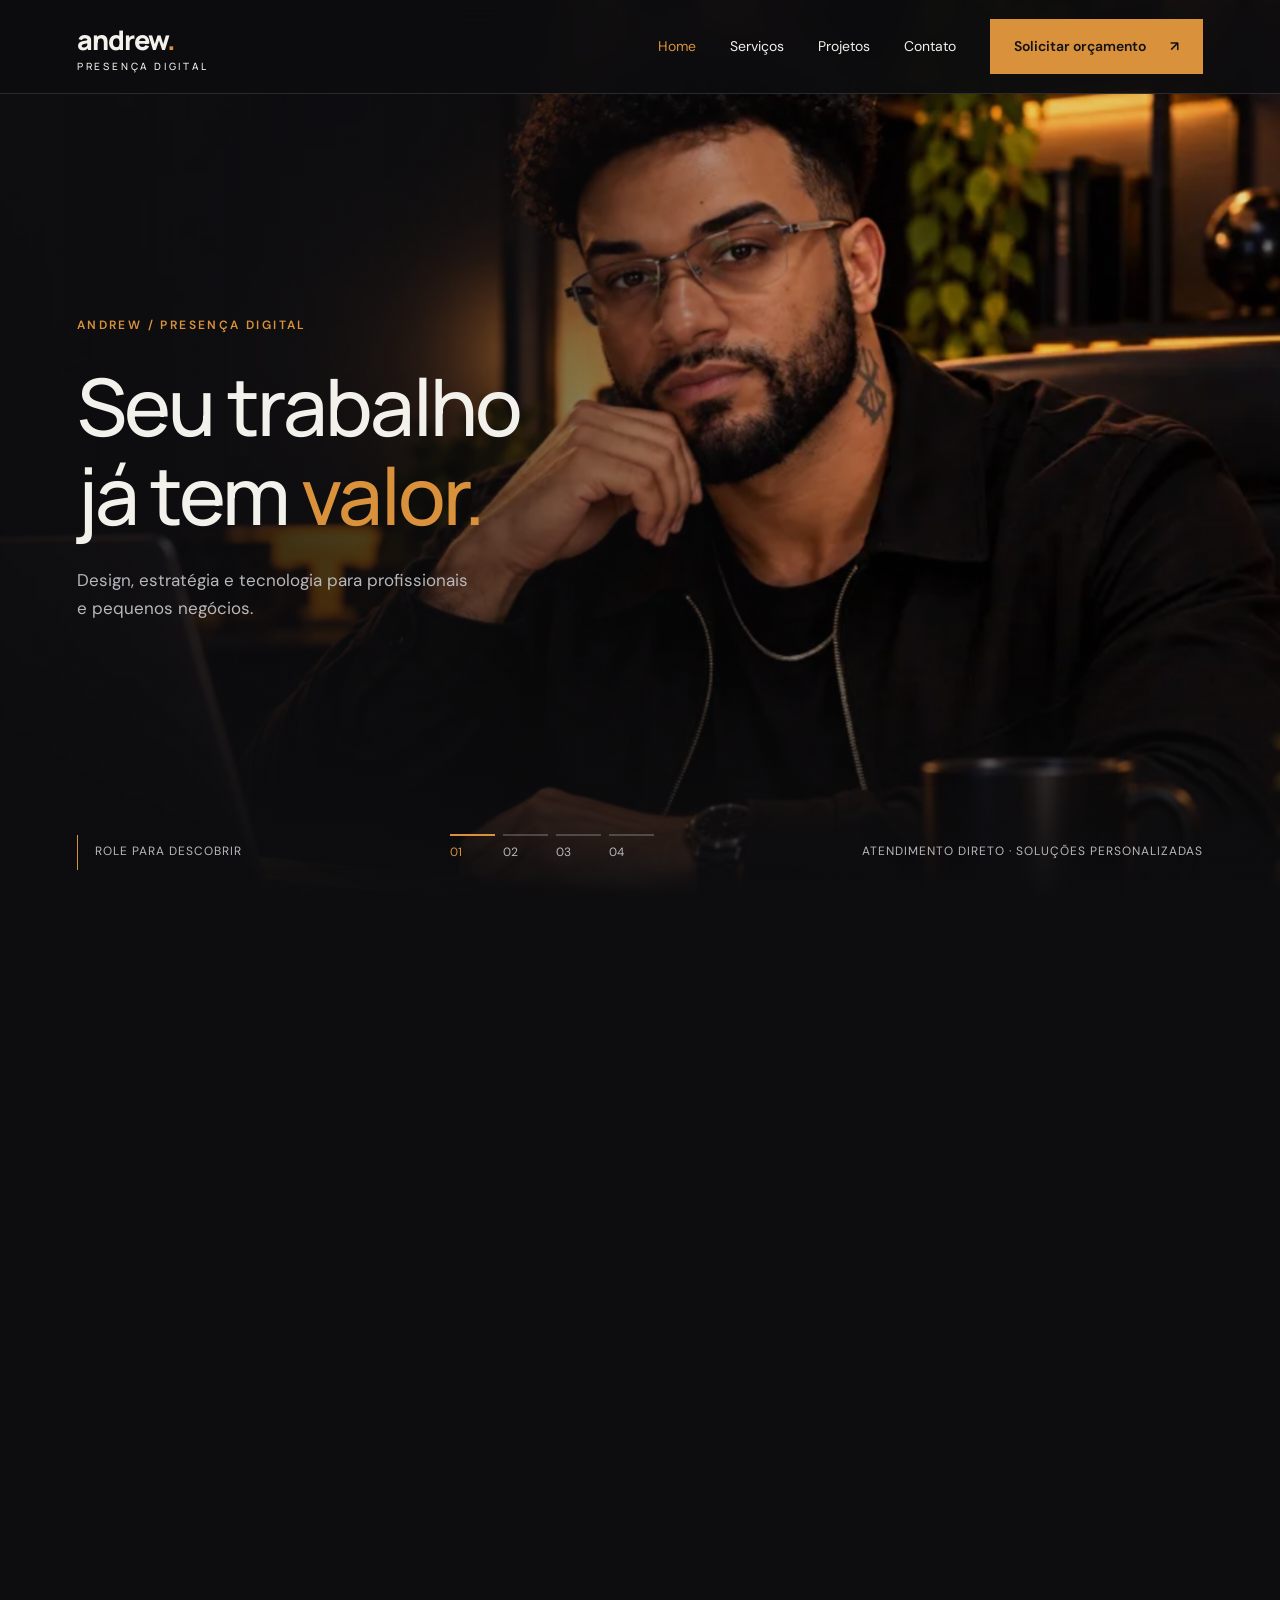
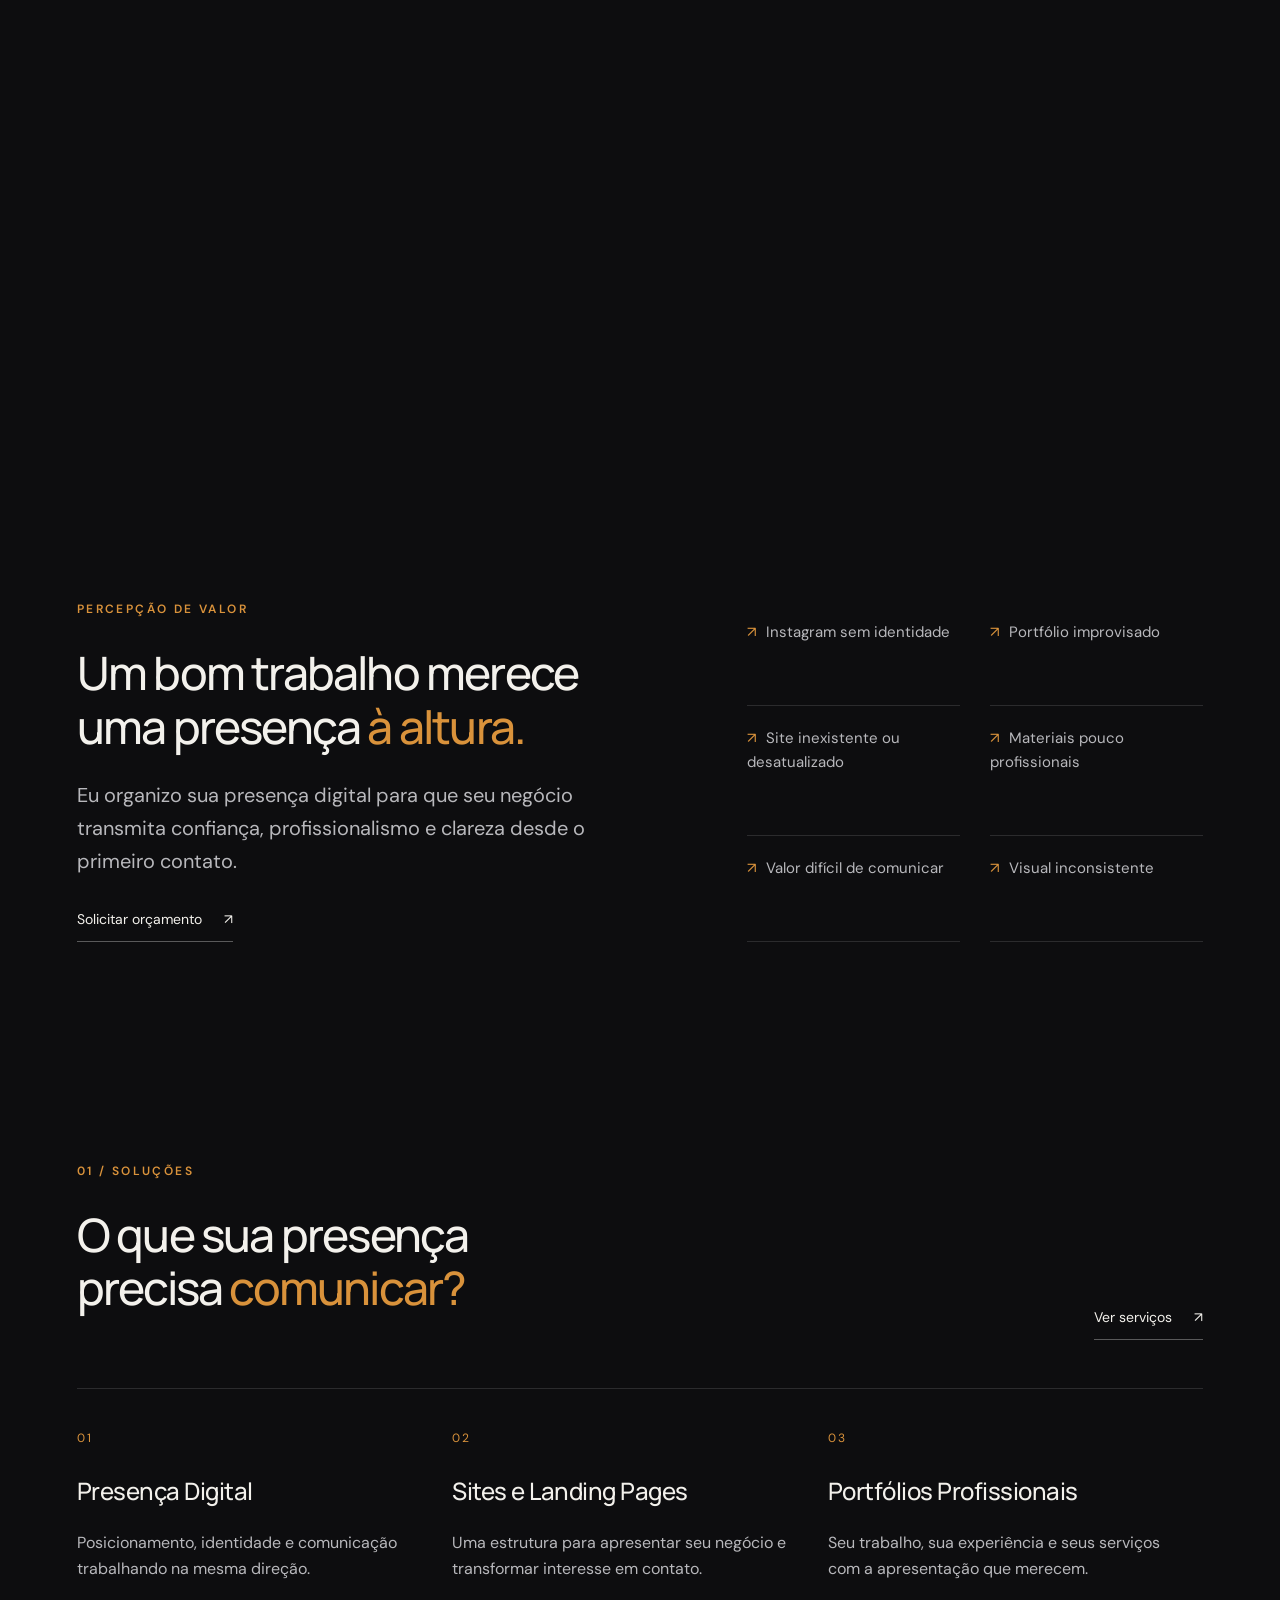
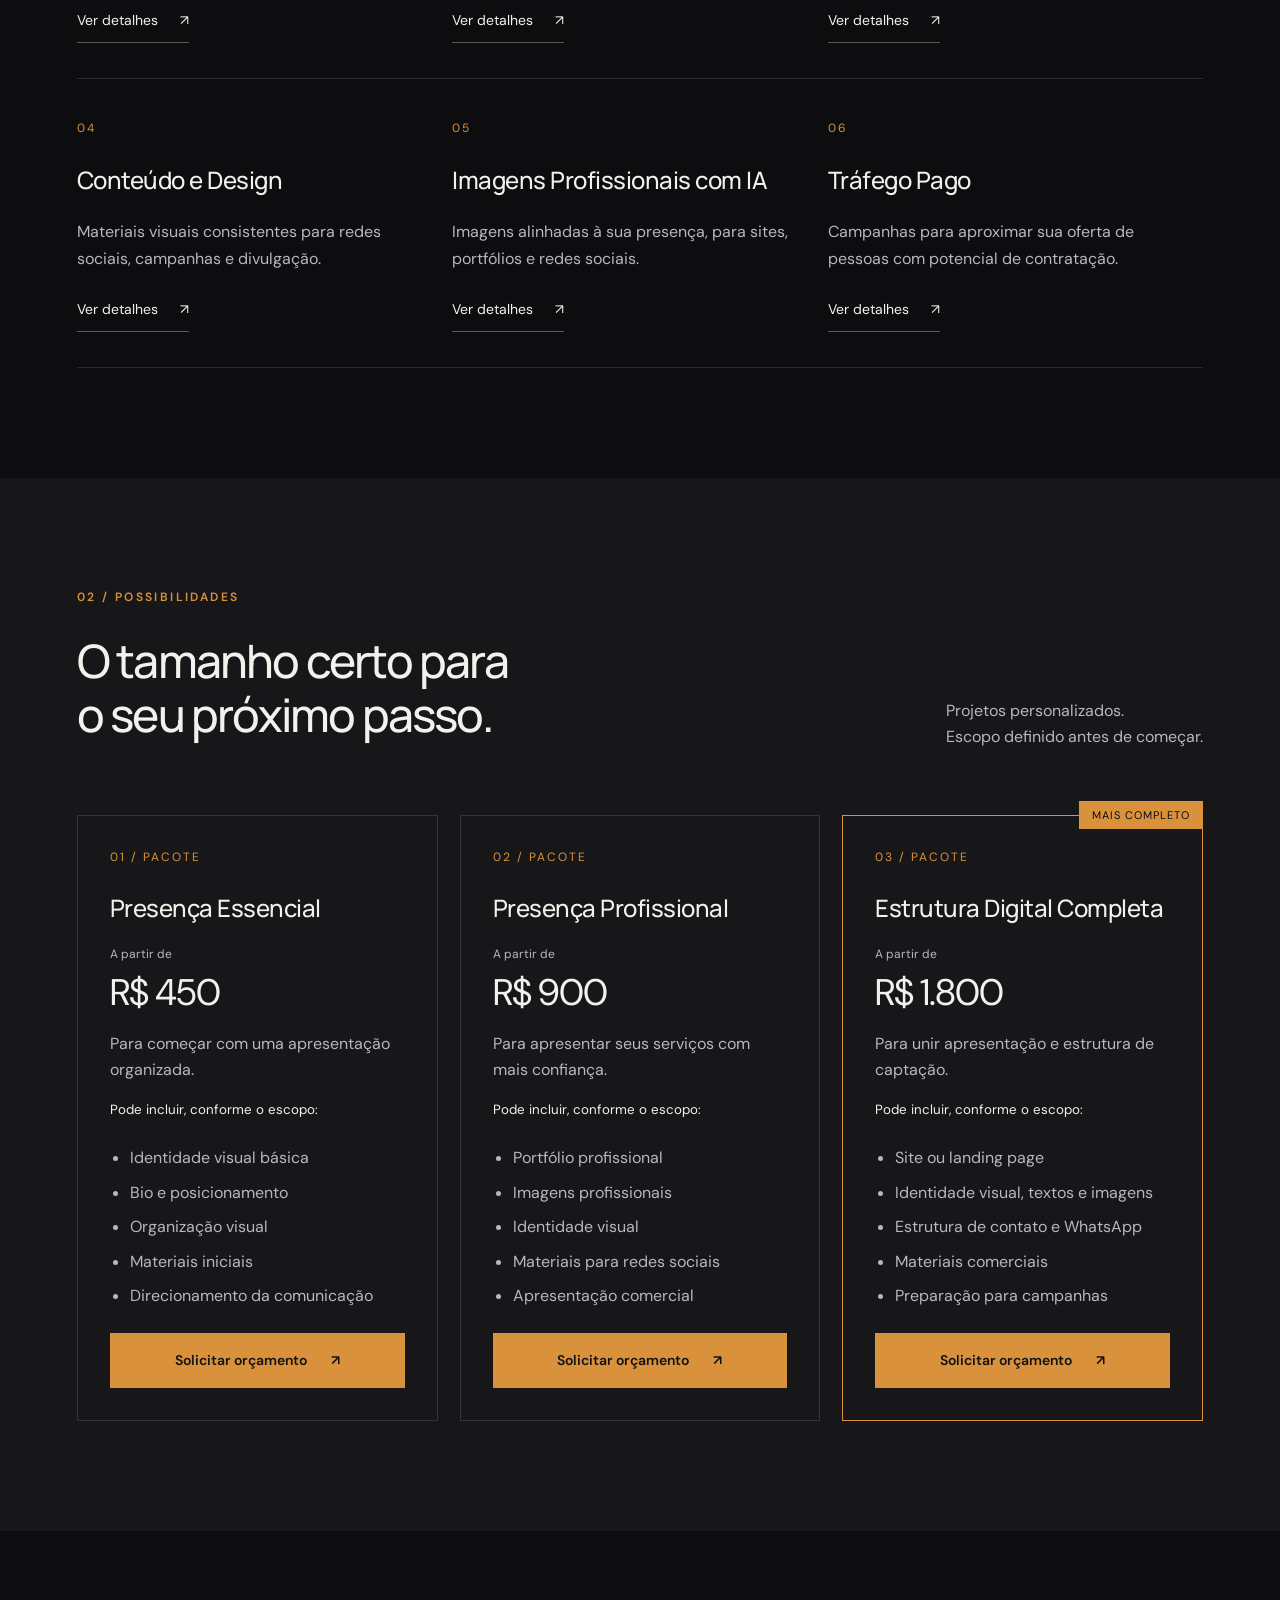
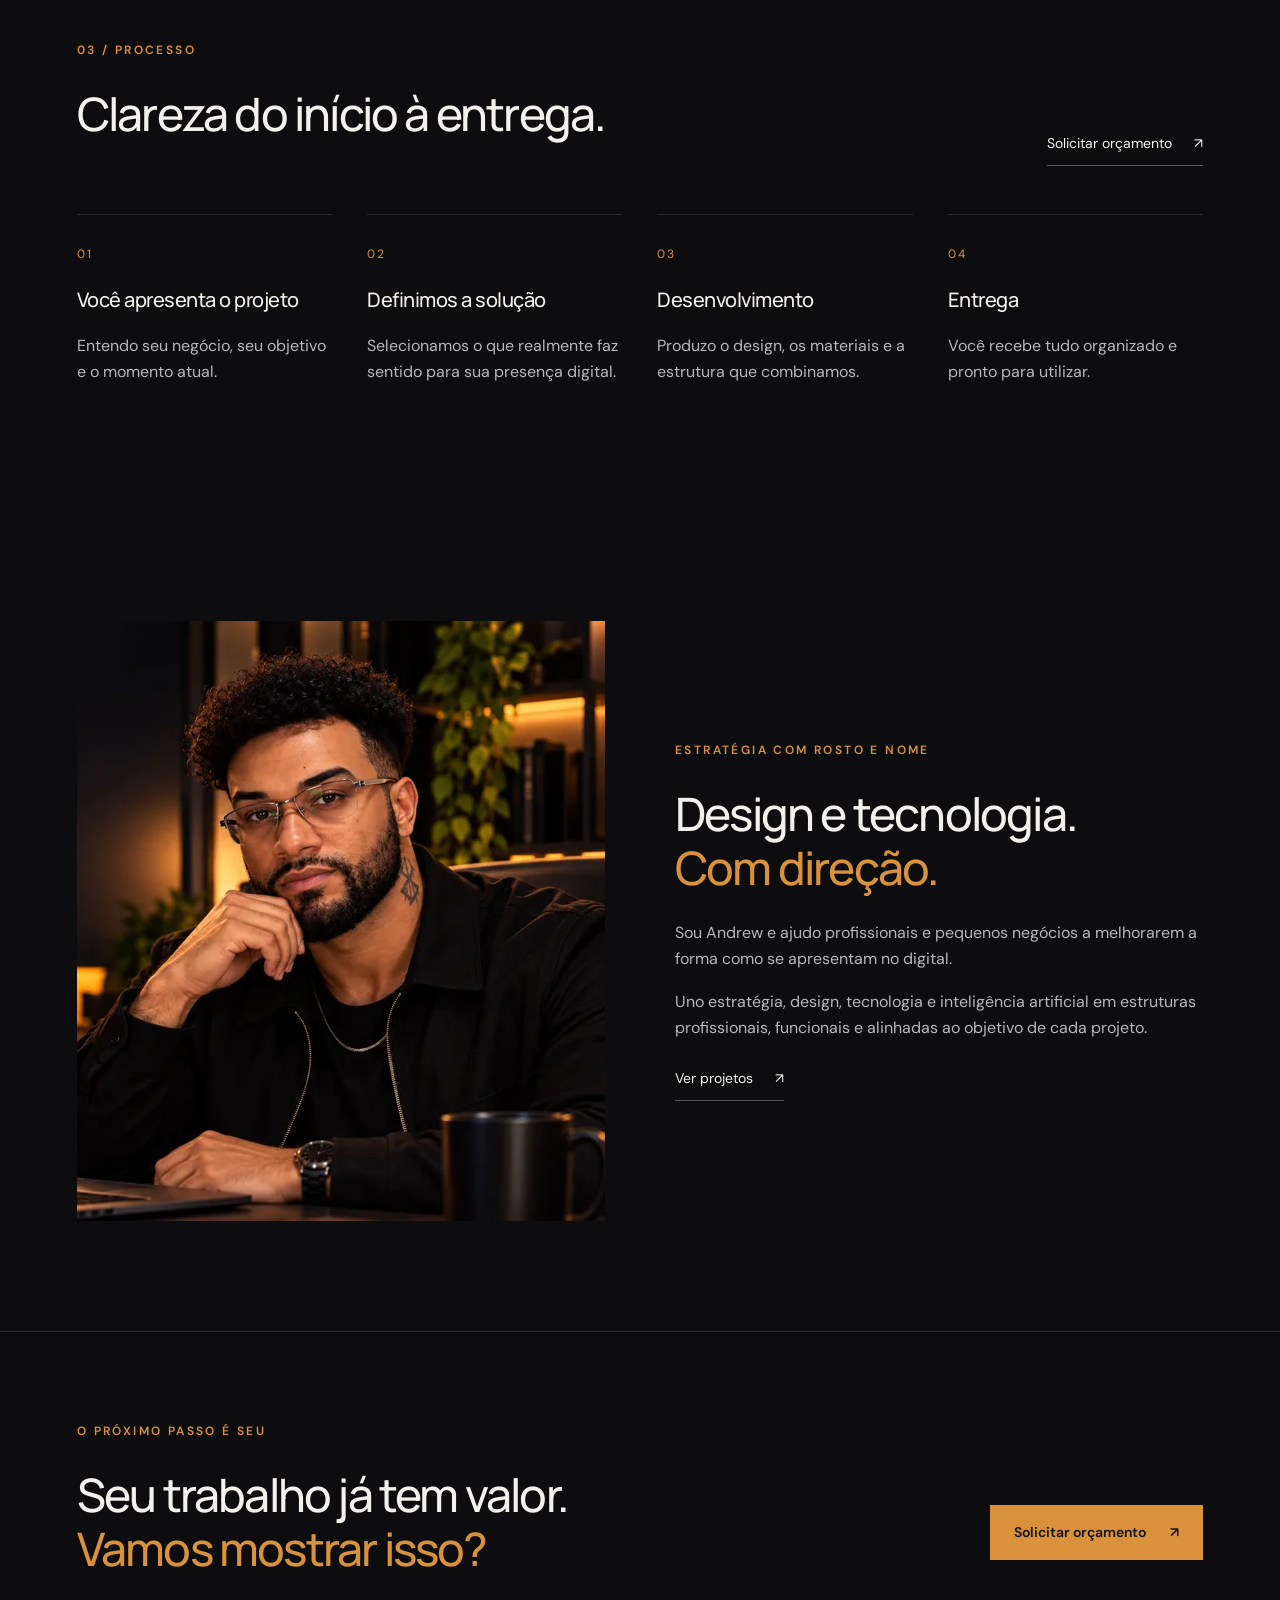
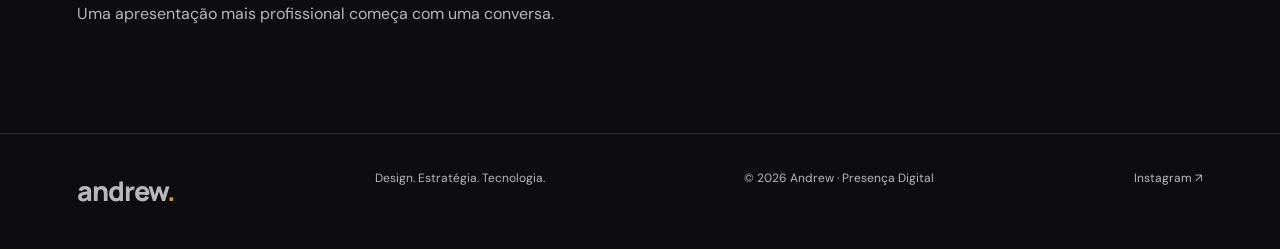
<file: index.html>
<!doctype html><html lang="pt-BR"><head><meta charset="utf-8"><meta name="viewport" content="width=device-width,initial-scale=1"><meta name="description" content="Andrew une design, estratégia e tecnologia em sites, portfólios, identidade visual e presença digital para profissionais e pequenos negócios."><meta name="theme-color" content="#0d0d0f"><title>Design, estratégia e tecnologia | Andrew — Presença Digital</title><link rel="icon" href="data:image/svg+xml,%3Csvg xmlns='http://www.w3.org/2000/svg' viewBox='0 0 40 40'%3E%3Crect width='40' height='40' rx='8' fill='%230d0d0f'/%3E%3Cpath d='M9 30 20 8l11 22M14 23h12' fill='none' stroke='%23d9923b' stroke-width='3'/%3E%3C/svg%3E"><link rel="stylesheet" href="style.css"><script src="app.js" defer></script></head><body><a class="sr-only" href="#main">Pular para o conteúdo</a><header><div class="wrap"><a class="brand" href="index.html">andrew<span>.</span><small>Presença digital</small></a><button class="menu-toggle" aria-controls="nav" aria-expanded="false">Menu</button><nav id="nav" aria-label="Principal"><a href="index.html" aria-current="page">Home</a><a href="servicos.html" >Serviços</a><a href="projetos.html" >Projetos</a><a href="projetos.html#contato">Contato</a><a class="button" href="mailto:prod.eodrew@gmail.com?subject=Solicitar%20or%C3%A7amento">Solicitar orçamento<span aria-hidden="true">↗</span></a></nav></div></header><main id="main"><section class="hero" aria-label="Sua presença digital"><div class="hero-stage"><picture><source media="(max-width:700px)" srcset="assets/andrew-mobile.webp"><img class="hero-photo" src="assets/andrew.webp" width="1672" height="941" alt="Andrew em seu escritório, com iluminação âmbar e ambiente contemporâneo" fetchpriority="high"></picture><video class="hero-video" muted playsinline preload="none" aria-hidden="true"></video><div class="hero-shade"></div><div class="hero-copy"><div class="wrap"><span class="eyebrow">Andrew / Presença digital</span><div class="moment active"><h2>Seu trabalho<br>já tem <em>valor.</em></h2><p>Design, estratégia e tecnologia para profissionais<br>e pequenos negócios.</p></div><div class="moment" aria-hidden="true" inert><h2>A forma como você se apresenta muda a forma como as pessoas enxergam esse <em>valor.</em></h2></div><div class="moment" aria-hidden="true" inert><h2>Design.<br>Estratégia.<br><em>Tecnologia.</em></h2></div><div class="moment" aria-hidden="true" inert><h1>Sua presença digital precisa parecer tão profissional quanto o seu trabalho.</h1><p>Sites, portfólios, identidade, conteúdo e estrutura digital para profissionais e pequenos negócios.</p><div class="actions"><a class="button" href="#solucoes">Conheça as soluções<span aria-hidden="true">↗</span></a><a class="text-link" href="mailto:prod.eodrew@gmail.com?subject=Solicitar%20or%C3%A7amento">Solicitar orçamento<span aria-hidden="true">↗</span></a></div></div></div></div><div class="hero-foot"><div class="scroll-hint">ROLE PARA DESCOBRIR</div><div class="chapters" aria-label="Momentos da apresentação"><button class="active" aria-label="Ir ao momento 1" aria-pressed="true">01</button><button class="" aria-label="Ir ao momento 2" aria-pressed="false">02</button><button class="" aria-label="Ir ao momento 3" aria-pressed="false">03</button><button class="" aria-label="Ir ao momento 4" aria-pressed="false">04</button></div><span>ATENDIMENTO DIRETO · SOLUÇÕES PERSONALIZADAS</span></div></div></section><section class="content"><div class="wrap problem"><div class="reveal"><span class="eyebrow">Percepção de valor</span><h2>Um bom trabalho merece uma presença <em>à altura.</em></h2><p class="lead">Eu organizo sua presença digital para que seu negócio transmita confiança, profissionalismo e clareza desde o primeiro contato.</p><a class="text-link" href="mailto:prod.eodrew@gmail.com?subject=Solicitar%20or%C3%A7amento">Solicitar orçamento<span aria-hidden="true">↗</span></a></div><div class="problem-list reveal"><p><span>↗</span>Instagram sem identidade</p><p><span>↗</span>Portfólio improvisado</p><p><span>↗</span>Site inexistente ou desatualizado</p><p><span>↗</span>Materiais pouco profissionais</p><p><span>↗</span>Valor difícil de comunicar</p><p><span>↗</span>Visual inconsistente</p></div></div></section><section class="content" id="solucoes"><div class="wrap"><div class="section-top reveal"><div><span class="eyebrow">01 / Soluções</span><h2>O que sua presença<br>precisa <em>comunicar?</em></h2></div><a class="text-link" href="servicos.html">Ver serviços<span aria-hidden="true">↗</span></a></div><div class="solutions"><article class="solution reveal"><span class="number">01</span><h3>Presença Digital</h3><p>Posicionamento, identidade e comunicação trabalhando na mesma direção.</p><a class="text-link" href="servicos.html#identidade">Ver detalhes <span>↗</span></a></article><article class="solution reveal"><span class="number">02</span><h3>Sites e Landing Pages</h3><p>Uma estrutura para apresentar seu negócio e transformar interesse em contato.</p><a class="text-link" href="servicos.html#sites">Ver detalhes <span>↗</span></a></article><article class="solution reveal"><span class="number">03</span><h3>Portfólios Profissionais</h3><p>Seu trabalho, sua experiência e seus serviços com a apresentação que merecem.</p><a class="text-link" href="servicos.html#apresentacao">Ver detalhes <span>↗</span></a></article><article class="solution reveal"><span class="number">04</span><h3>Conteúdo e Design</h3><p>Materiais visuais consistentes para redes sociais, campanhas e divulgação.</p><a class="text-link" href="servicos.html#identidade">Ver detalhes <span>↗</span></a></article><article class="solution reveal"><span class="number">05</span><h3>Imagens Profissionais com IA</h3><p>Imagens alinhadas à sua presença, para sites, portfólios e redes sociais.</p><a class="text-link" href="servicos.html#identidade">Ver detalhes <span>↗</span></a></article><article class="solution reveal"><span class="number">06</span><h3>Tráfego Pago</h3><p>Campanhas para aproximar sua oferta de pessoas com potencial de contratação.</p><a class="text-link" href="servicos.html#trafego">Ver detalhes <span>↗</span></a></article></div></div></section><section class="content band"><div class="wrap"><div class="section-top reveal"><div><span class="eyebrow">02 / Possibilidades</span><h2>O tamanho certo para<br>o seu próximo passo.</h2></div><p>Projetos personalizados.<br>Escopo definido antes de começar.</p></div><div class="packages"><article class="package reveal "><span class="number">01 / PACOTE</span><h3>Presença Essencial</h3><div class="price"><small>A partir de</small>R$ 450</div><p>Para começar com uma apresentação organizada.</p><small>Pode incluir, conforme o escopo:</small><ul><li>Identidade visual básica</li><li>Bio e posicionamento</li><li>Organização visual</li><li>Materiais iniciais</li><li>Direcionamento da comunicação</li></ul><a class="button" href="mailto:prod.eodrew@gmail.com?subject=Solicitar%20or%C3%A7amento">Solicitar orçamento<span aria-hidden="true">↗</span></a></article><article class="package reveal "><span class="number">02 / PACOTE</span><h3>Presença Profissional</h3><div class="price"><small>A partir de</small>R$ 900</div><p>Para apresentar seus serviços com mais confiança.</p><small>Pode incluir, conforme o escopo:</small><ul><li>Portfólio profissional</li><li>Imagens profissionais</li><li>Identidade visual</li><li>Materiais para redes sociais</li><li>Apresentação comercial</li></ul><a class="button" href="mailto:prod.eodrew@gmail.com?subject=Solicitar%20or%C3%A7amento">Solicitar orçamento<span aria-hidden="true">↗</span></a></article><article class="package reveal featured"><span class=badge>Mais completo</span><span class="number">03 / PACOTE</span><h3>Estrutura Digital Completa</h3><div class="price"><small>A partir de</small>R$ 1.800</div><p>Para unir apresentação e estrutura de captação.</p><small>Pode incluir, conforme o escopo:</small><ul><li>Site ou landing page</li><li>Identidade visual, textos e imagens</li><li>Estrutura de contato e WhatsApp</li><li>Materiais comerciais</li><li>Preparação para campanhas</li></ul><a class="button" href="mailto:prod.eodrew@gmail.com?subject=Solicitar%20or%C3%A7amento">Solicitar orçamento<span aria-hidden="true">↗</span></a></article></div></div></section><section class="content"><div class="wrap"><div class="section-top reveal"><div><span class="eyebrow">03 / Processo</span><h2>Clareza do início à entrega.</h2></div><a class="text-link" href="mailto:prod.eodrew@gmail.com?subject=Solicitar%20or%C3%A7amento">Solicitar orçamento<span aria-hidden="true">↗</span></a></div><div class="steps"><article class="reveal"><span class="number">01</span><h3>Você apresenta o projeto</h3><p>Entendo seu negócio, seu objetivo e o momento atual.</p></article><article class="reveal"><span class="number">02</span><h3>Definimos a solução</h3><p>Selecionamos o que realmente faz sentido para sua presença digital.</p></article><article class="reveal"><span class="number">03</span><h3>Desenvolvimento</h3><p>Produzo o design, os materiais e a estrutura que combinamos.</p></article><article class="reveal"><span class="number">04</span><h3>Entrega</h3><p>Você recebe tudo organizado e pronto para utilizar.</p></article></div></div></section><section class="content"><div class="wrap about-mini"><img class="reveal" src="assets/andrew-mobile.webp" alt="Andrew em seu espaço de trabalho" loading="lazy" width="1066" height="600"><div class="reveal"><span class="eyebrow">Estratégia com rosto e nome</span><h2>Design e tecnologia.<br><em>Com direção.</em></h2><p>Sou Andrew e ajudo profissionais e pequenos negócios a melhorarem a forma como se apresentam no digital.</p><p>Uno estratégia, design, tecnologia e inteligência artificial em estruturas profissionais, funcionais e alinhadas ao objetivo de cada projeto.</p><a class="text-link" href="projetos.html">Ver projetos<span aria-hidden="true">↗</span></a></div></div></section><section class="contact-banner"><div class="wrap reveal"><div><span class="eyebrow">O próximo passo é seu</span><h2>Seu trabalho já tem valor.<br><em>Vamos mostrar isso?</em></h2><p>Uma apresentação mais profissional começa com uma conversa.</p></div><a class="button" href="mailto:prod.eodrew@gmail.com?subject=Solicitar%20or%C3%A7amento">Solicitar orçamento<span aria-hidden="true">↗</span></a></div></section></main><footer><div class="wrap"><a class="brand" href="index.html">andrew<span>.</span></a><span>Design. Estratégia. Tecnologia.</span><span>© 2026 Andrew · Presença Digital</span><a href="https://www.instagram.com/andrewgestortrafego/" target="_blank" rel="noopener">Instagram ↗</a></div></footer></body></html>
</file>
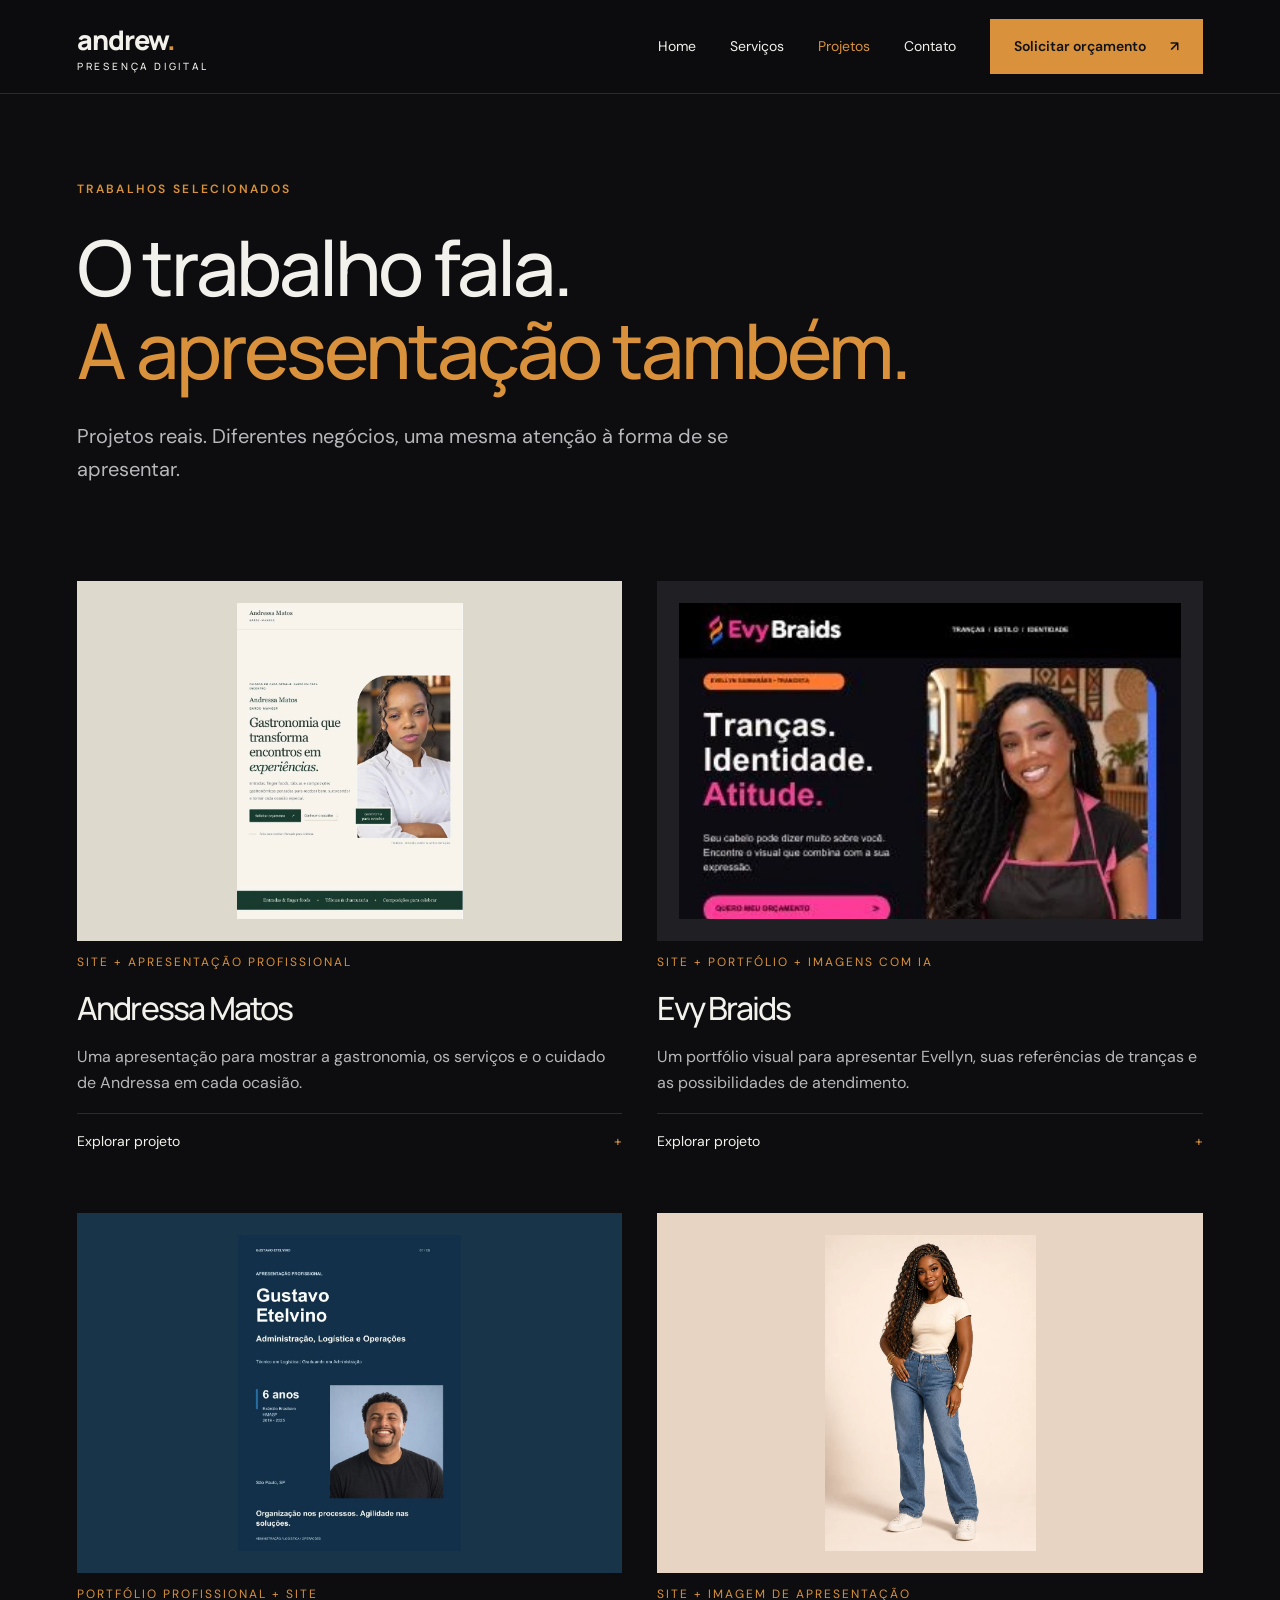
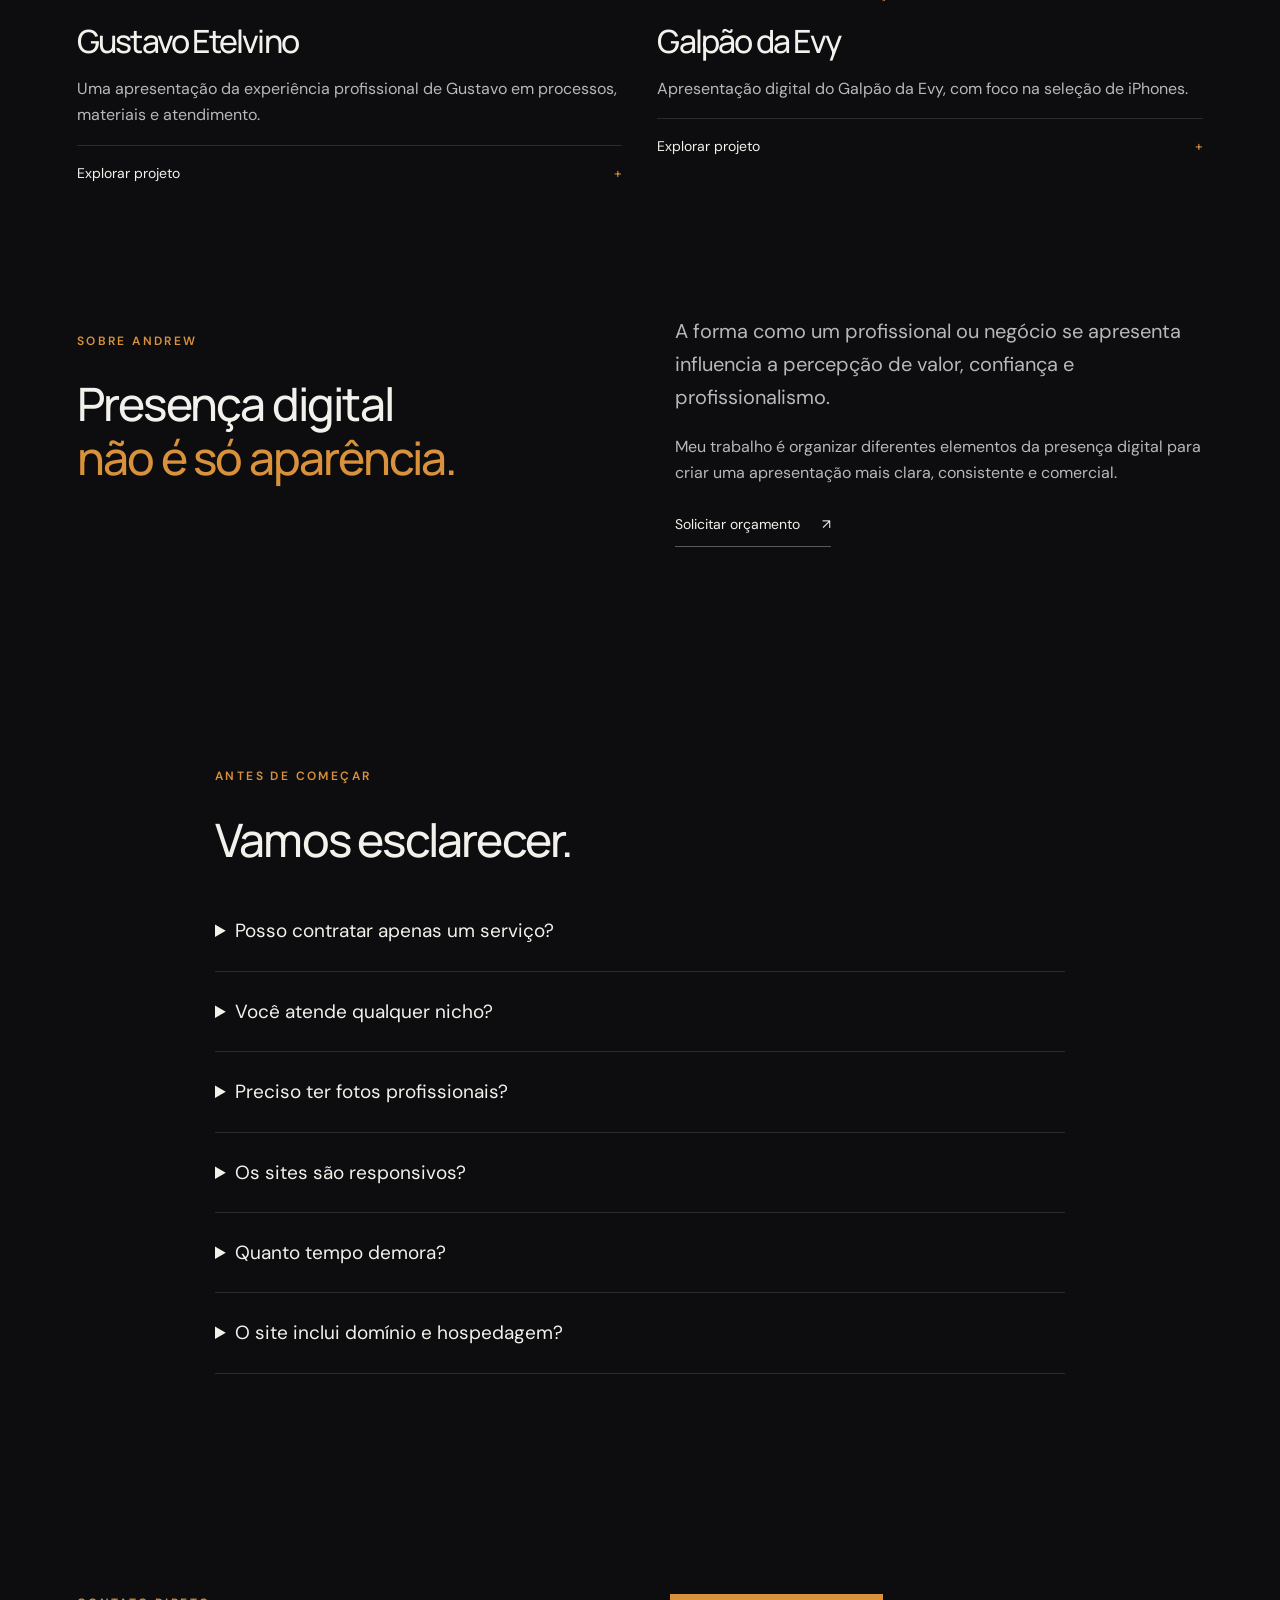
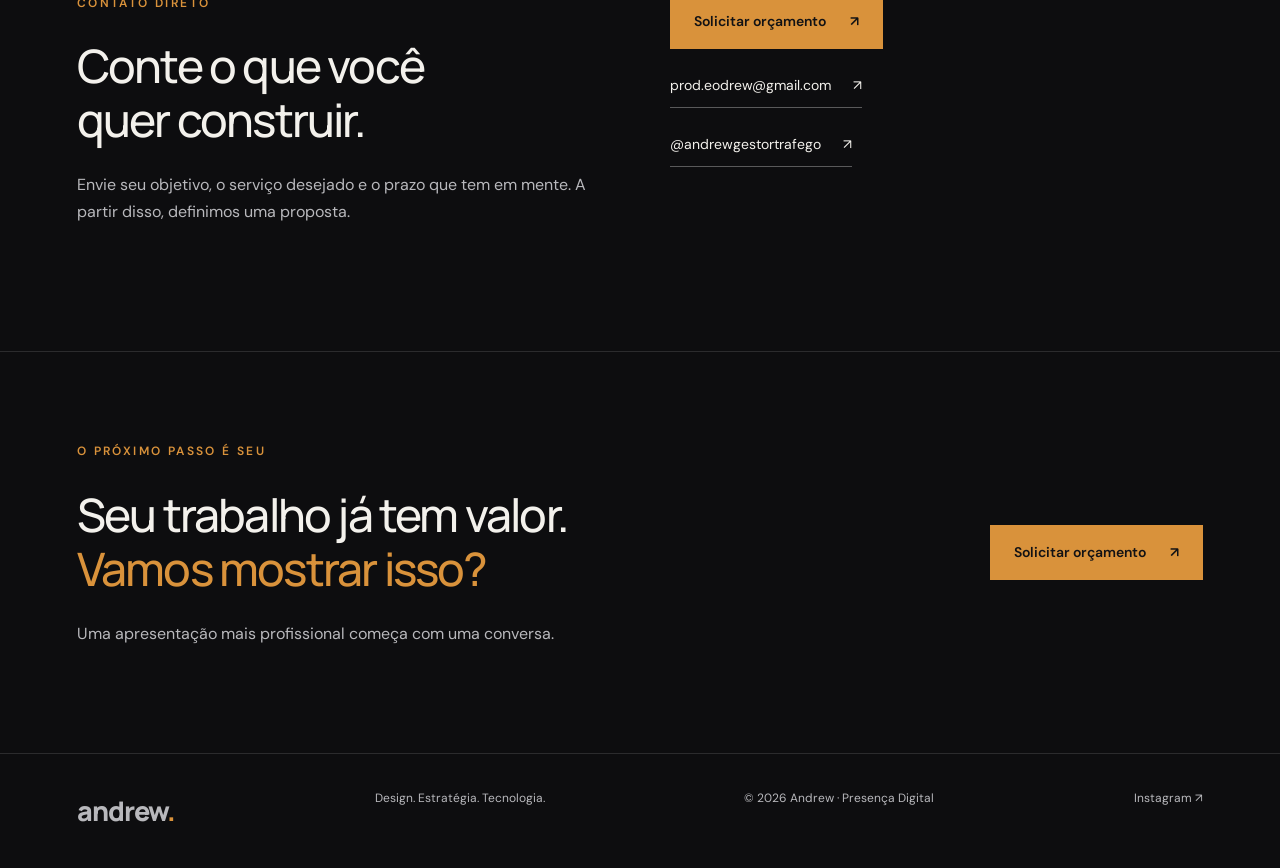
<file: projetos.html>
<!doctype html><html lang="pt-BR"><head><meta charset="utf-8"><meta name="viewport" content="width=device-width,initial-scale=1"><meta name="description" content="Andrew une design, estratégia e tecnologia em sites, portfólios, identidade visual e presença digital para profissionais e pequenos negócios."><meta name="theme-color" content="#0d0d0f"><title>Projetos e contato | Andrew — Presença Digital</title><link rel="icon" href="data:image/svg+xml,%3Csvg xmlns='http://www.w3.org/2000/svg' viewBox='0 0 40 40'%3E%3Crect width='40' height='40' rx='8' fill='%230d0d0f'/%3E%3Cpath d='M9 30 20 8l11 22M14 23h12' fill='none' stroke='%23d9923b' stroke-width='3'/%3E%3C/svg%3E"><link rel="stylesheet" href="style.css"><script src="app.js" defer></script></head><body><a class="sr-only" href="#main">Pular para o conteúdo</a><header><div class="wrap"><a class="brand" href="index.html">andrew<span>.</span><small>Presença digital</small></a><button class="menu-toggle" aria-controls="nav" aria-expanded="false">Menu</button><nav id="nav" aria-label="Principal"><a href="index.html" >Home</a><a href="servicos.html" >Serviços</a><a href="projetos.html" aria-current="page">Projetos</a><a href="projetos.html#contato">Contato</a><a class="button" href="mailto:prod.eodrew@gmail.com?subject=Solicitar%20or%C3%A7amento">Solicitar orçamento<span aria-hidden="true">↗</span></a></nav></div></header><main id="main"><div class="wrap"><section class="page-intro"><span class="eyebrow">Trabalhos selecionados</span><h1>O trabalho fala.<br><span style="color:var(--gold)">A apresentação também.</span></h1><p class="lead">Projetos reais. Diferentes negócios, uma mesma atenção à forma de se apresentar.</p></section><section class="project-grid"><article class="project reveal"><div class="project-image"><img src="assets/andressa-cover.webp" alt="Apresentação visual de Andressa Matos" loading="lazy" width="1000" height="625"></div><p class="number">SITE + APRESENTAÇÃO PROFISSIONAL</p><h2>Andressa Matos</h2><p>Uma apresentação para mostrar a gastronomia, os serviços e o cuidado de Andressa em cada ocasião.</p><details><summary>Explorar projeto</summary><p class="eyebrow" style="margin-top:25px">Gastronomia para eventos</p><h3>Solução</h3><p>Conteúdo organizado por serviços, galeria gastronômica, apresentação da profissional e jornada de contato.</p><h3>Entregas</h3><ul><li>Apresentação em PDF de 7 páginas</li><li>Organização dos serviços e do conteúdo</li><li>Imagem de apresentação</li><li>Site de gastronomia</li></ul><div class="gallery"><a href="assets/portfolio-0.pdf" target="_blank" rel="noopener"><img style="width:100%" src="assets/andressa-page.webp" alt="Página do portfólio de Andressa Matos; abrir PDF completo" loading="lazy"></a><img src="assets/project-0.webp" alt="Retrato de apresentação de Andressa Matos" loading="lazy"></div><div class="actions"><a class="text-link" href="https://druzinho.github.io/andressamatos/">Visitar site<span aria-hidden="true">↗</span></a><a class="text-link" href="assets/portfolio-0.pdf">Ver portfólio PDF<span aria-hidden="true">↗</span></a></div></details></article><article class="project reveal"><div class="project-image"><img src="assets/evy-cover.webp" alt="Apresentação visual de Evy Braids" loading="lazy" width="1000" height="625"></div><p class="number">SITE + PORTFÓLIO + IMAGENS COM IA</p><h2>Evy Braids</h2><p>Um portfólio visual para apresentar Evellyn, suas referências de tranças e as possibilidades de atendimento.</p><details><summary>Explorar projeto</summary><p class="eyebrow" style="margin-top:25px">Tranças, estilo e identidade</p><h3>Solução</h3><p>Composição editorial com cores marcantes, fotografias dos penteados e retratos criados com IA a partir de fotos de Evellyn.</p><h3>Entregas</h3><ul><li>Portfólio visual em PDF</li><li>Retratos e aprimoramento de imagens com IA</li><li>Organização das referências de penteados</li><li>Site da Evy Braids</li></ul><div class="gallery"><a href="assets/portfolio-1.pdf" target="_blank" rel="noopener"><img style="width:100%" src="assets/evy-page.webp" alt="Página do portfólio de Evy Braids; abrir PDF completo" loading="lazy"></a><img src="assets/project-1.webp" alt="Retrato de apresentação de Evy Braids" loading="lazy"></div><div class="actions"><a class="text-link" href="https://druzinho.github.io/evybraids/">Visitar site<span aria-hidden="true">↗</span></a><a class="text-link" href="assets/portfolio-1.pdf">Ver portfólio PDF<span aria-hidden="true">↗</span></a></div></details></article><article class="project reveal"><div class="project-image"><img src="assets/gustavo-cover.webp" alt="Apresentação visual de Gustavo Etelvino" loading="lazy" width="1000" height="625"></div><p class="number">PORTFÓLIO PROFISSIONAL + SITE</p><h2>Gustavo Etelvino</h2><p>Uma apresentação da experiência profissional de Gustavo em processos, materiais e atendimento.</p><details><summary>Explorar projeto</summary><p class="eyebrow" style="margin-top:25px">Administração, logística e operações</p><h3>Solução</h3><p>Conteúdo distribuído em perfil, trajetória, competências, formação e contato, com uma linguagem visual sóbria.</p><h3>Entregas</h3><ul><li>Portfólio profissional em PDF de 9 páginas</li><li>Organização da trajetória e das competências</li><li>Retrato de apresentação</li><li>Site profissional</li></ul><div class="gallery"><a href="assets/portfolio-2.pdf" target="_blank" rel="noopener"><img style="width:100%" src="assets/gustavo-page.webp" alt="Página do portfólio de Gustavo Etelvino; abrir PDF completo" loading="lazy"></a><img src="assets/project-3.webp" alt="Retrato de apresentação de Gustavo Etelvino" loading="lazy"></div><div class="actions"><a class="text-link" href="https://gustavoetelvino.lovable.app/">Visitar site<span aria-hidden="true">↗</span></a><a class="text-link" href="assets/portfolio-2.pdf">Ver portfólio PDF<span aria-hidden="true">↗</span></a></div></details></article><article class="project reveal"><div class="project-image"><img src="assets/project-2.webp" alt="Apresentação visual de Galpão da Evy" loading="lazy" width="1000" height="625"></div><p class="number">SITE + IMAGEM DE APRESENTAÇÃO</p><h2>Galpão da Evy</h2><p>Apresentação digital do Galpão da Evy, com foco na seleção de iPhones.</p><details><summary>Explorar projeto</summary><p class="eyebrow" style="margin-top:25px">Seleção de iPhones</p><h3>Solução</h3><p>Imagem da representante como elemento de identificação do negócio. O site pode ser acessado no link abaixo.</p><h3>Entregas</h3><ul><li>Site do Galpão da Evy</li><li>Imagem de apresentação da marca</li></ul><div class="actions"><a class="text-link" href="https://druzinho.github.io/galpaodaevywpp/">Visitar site<span aria-hidden="true">↗</span></a></div></details></article></section><section class="content"><div class="about-mini"><div class="reveal"><span class="eyebrow">Sobre Andrew</span><h2>Presença digital<br><em>não é só aparência.</em></h2></div><div class="reveal"><p class="lead">A forma como um profissional ou negócio se apresenta influencia a percepção de valor, confiança e profissionalismo.</p><p>Meu trabalho é organizar diferentes elementos da presença digital para criar uma apresentação mais clara, consistente e comercial.</p><a class="text-link" href="mailto:prod.eodrew@gmail.com?subject=Solicitar%20or%C3%A7amento">Solicitar orçamento<span aria-hidden="true">↗</span></a></div></div></section><section class="content faq"><span class="eyebrow">Antes de começar</span><h2>Vamos esclarecer.</h2><details><summary>Posso contratar apenas um serviço?</summary><p>Sim. Os serviços podem ser contratados individualmente ou combinados em um projeto maior.</p></details><details><summary>Você atende qualquer nicho?</summary><p>O foco são profissionais autônomos, prestadores de serviço e pequenos negócios.</p></details><details><summary>Preciso ter fotos profissionais?</summary><p>Não necessariamente. Dependendo do projeto, podem ser desenvolvidas imagens profissionais com inteligência artificial.</p></details><details><summary>Os sites são responsivos?</summary><p>Sim. Os sites são preparados para desktop, tablet e celular.</p></details><details><summary>Quanto tempo demora?</summary><p>O prazo depende da complexidade e do escopo. Ele é definido na proposta.</p></details><details><summary>O site inclui domínio e hospedagem?</summary><p>Domínio e hospedagem são definidos separadamente conforme a necessidade do projeto.</p></details></section><section class="content contact-block" id="contato"><div><span class="eyebrow">Contato direto</span><h2>Conte o que você<br>quer construir.</h2><p>Envie seu objetivo, o serviço desejado e o prazo que tem em mente. A partir disso, definimos uma proposta.</p></div><div class="contact-links"><a class="button" href="mailto:prod.eodrew@gmail.com?subject=Solicitar%20or%C3%A7amento">Solicitar orçamento<span aria-hidden="true">↗</span></a><a class="text-link" href="mailto:prod.eodrew@gmail.com">prod.eodrew@gmail.com<span aria-hidden="true">↗</span></a><a class="text-link" href="https://www.instagram.com/andrewgestortrafego/">@andrewgestortrafego<span aria-hidden="true">↗</span></a></div></section></div><section class="contact-banner"><div class="wrap reveal"><div><span class="eyebrow">O próximo passo é seu</span><h2>Seu trabalho já tem valor.<br><em>Vamos mostrar isso?</em></h2><p>Uma apresentação mais profissional começa com uma conversa.</p></div><a class="button" href="mailto:prod.eodrew@gmail.com?subject=Solicitar%20or%C3%A7amento">Solicitar orçamento<span aria-hidden="true">↗</span></a></div></section></main><footer><div class="wrap"><a class="brand" href="index.html">andrew<span>.</span></a><span>Design. Estratégia. Tecnologia.</span><span>© 2026 Andrew · Presença Digital</span><a href="https://www.instagram.com/andrewgestortrafego/" target="_blank" rel="noopener">Instagram ↗</a></div></footer></body></html>
</file>
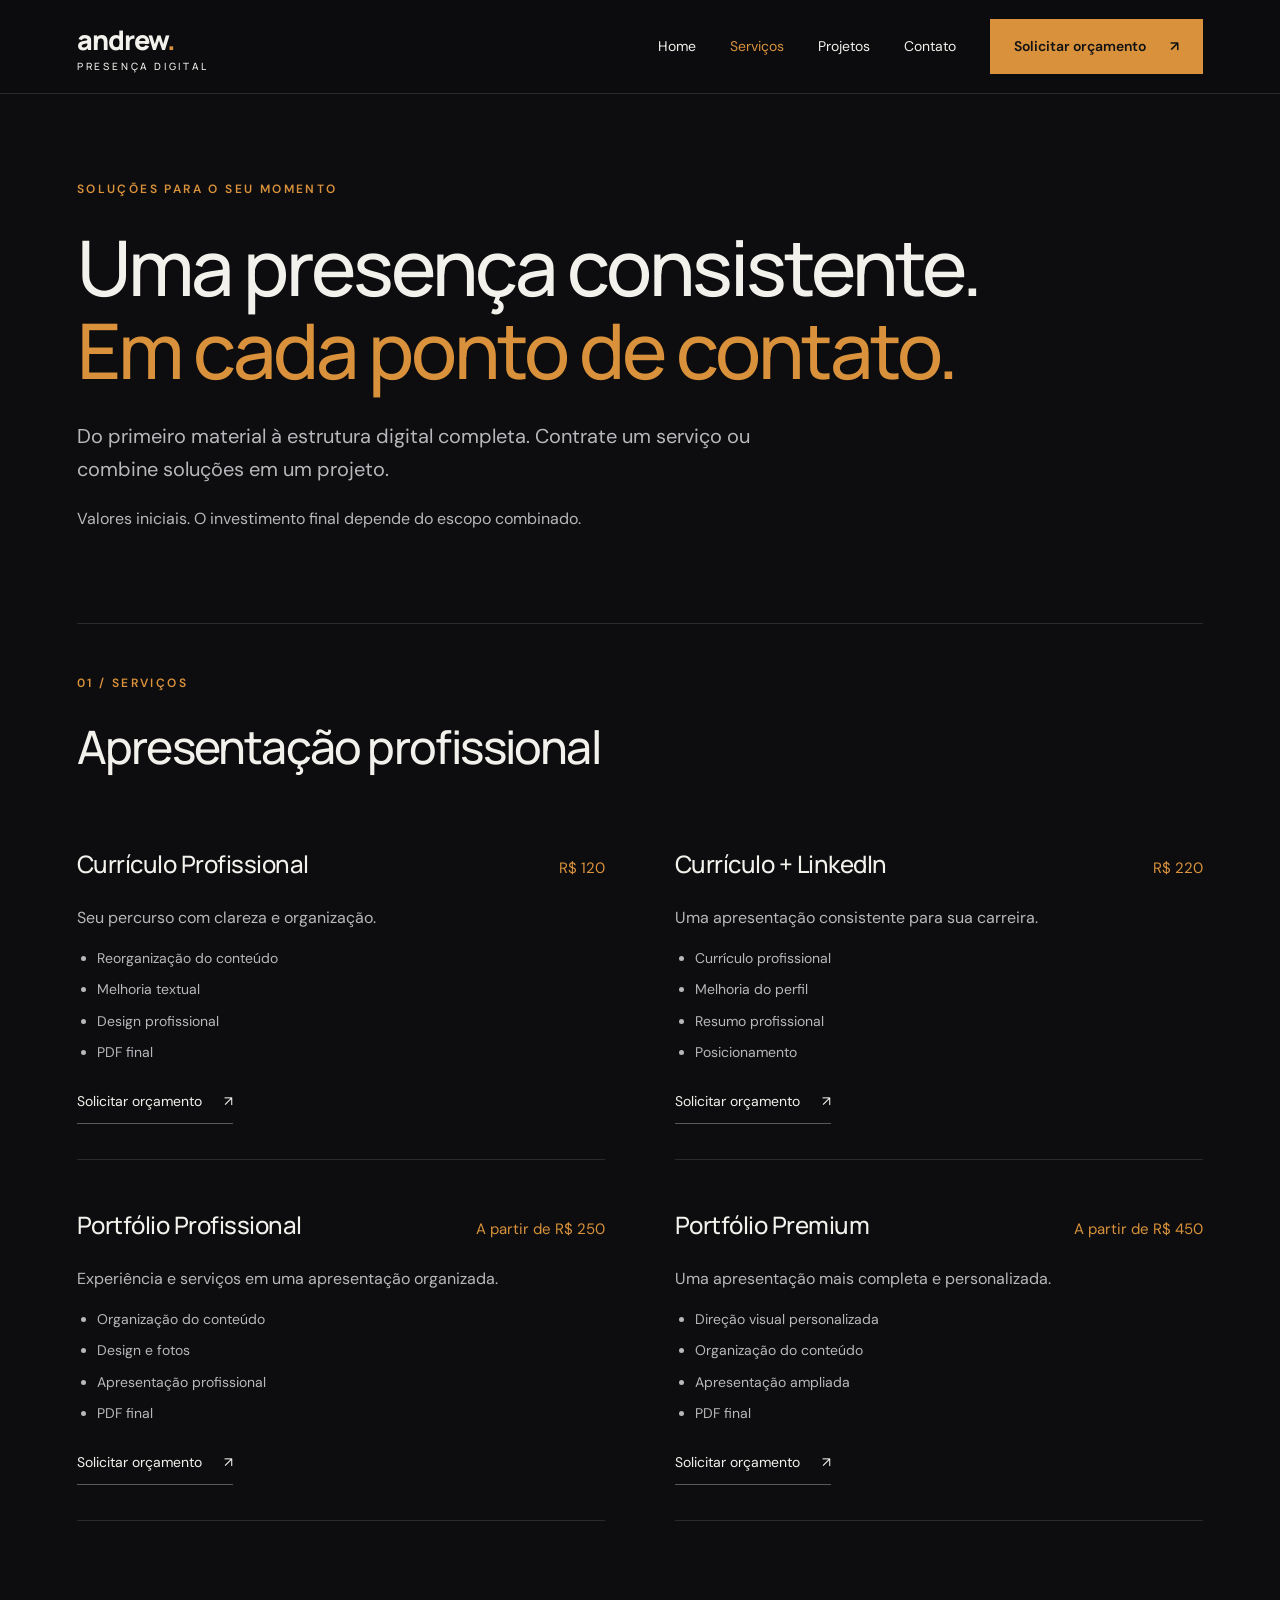
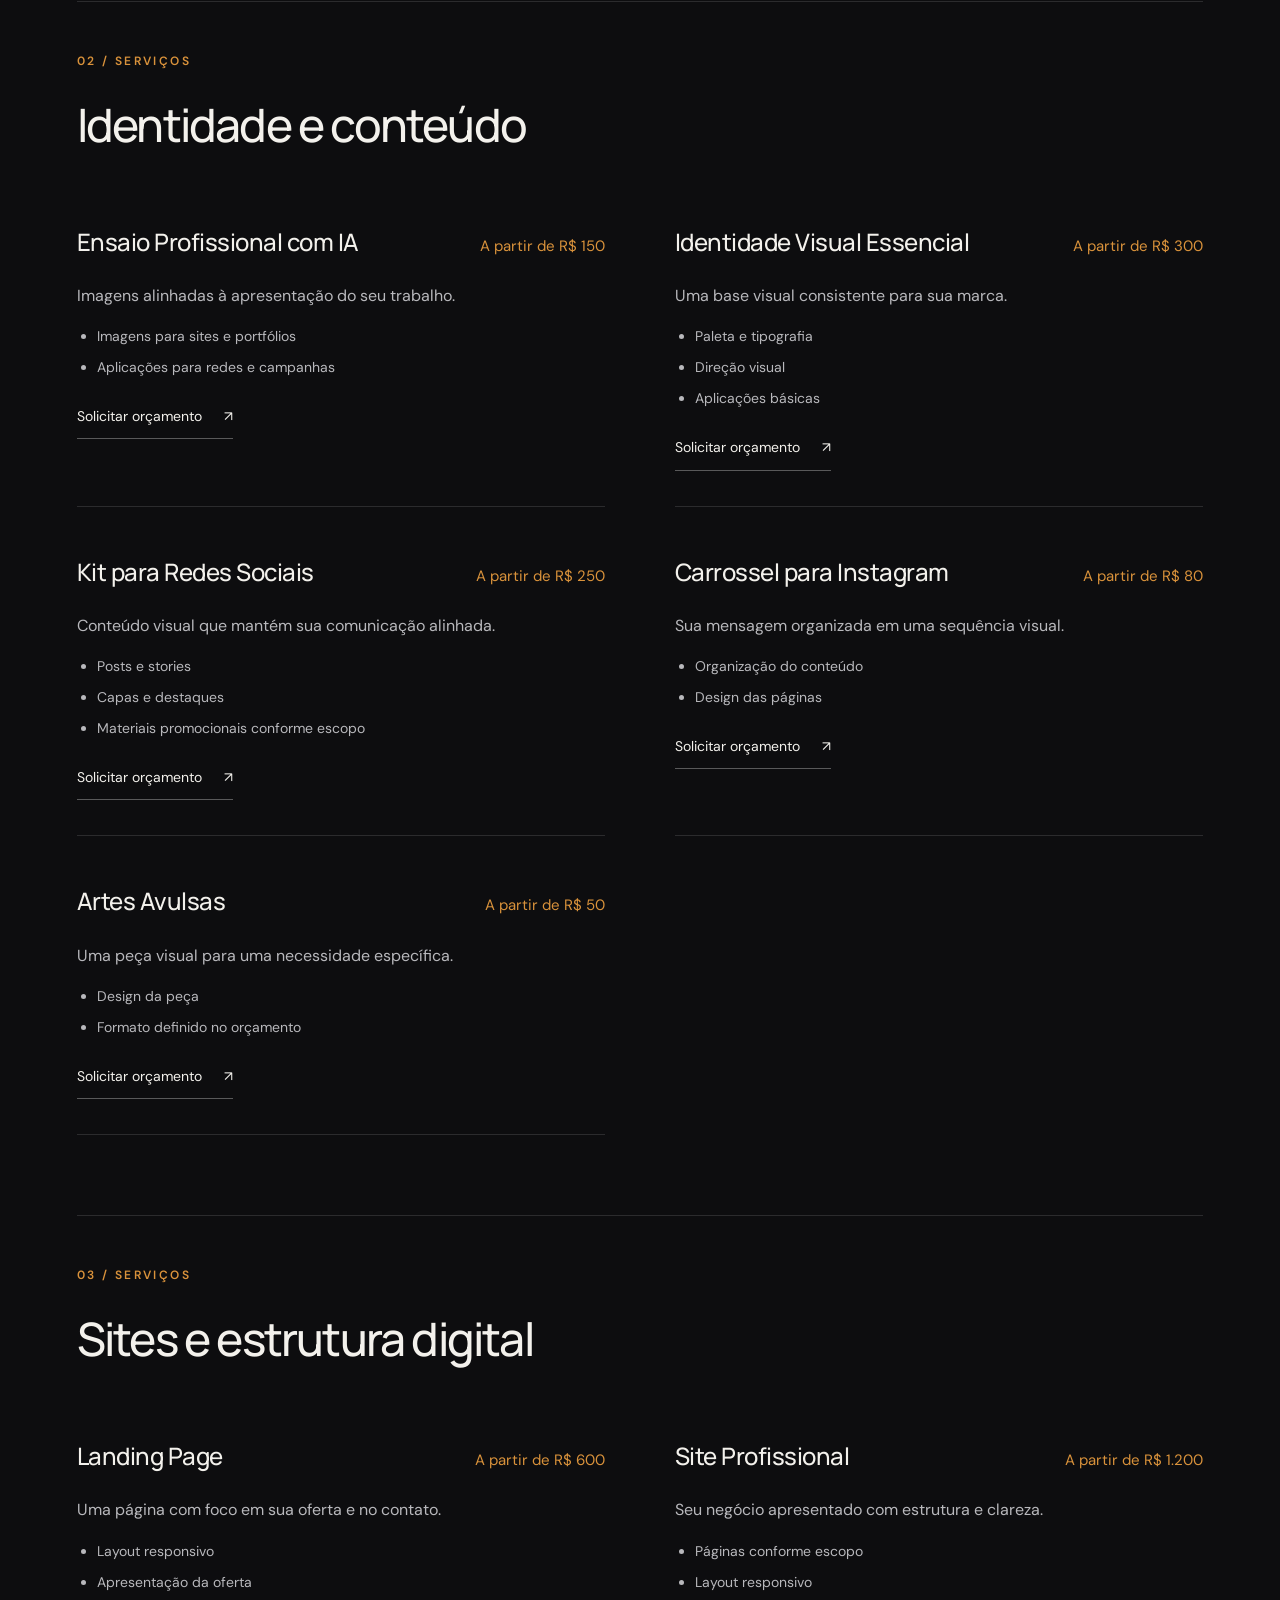
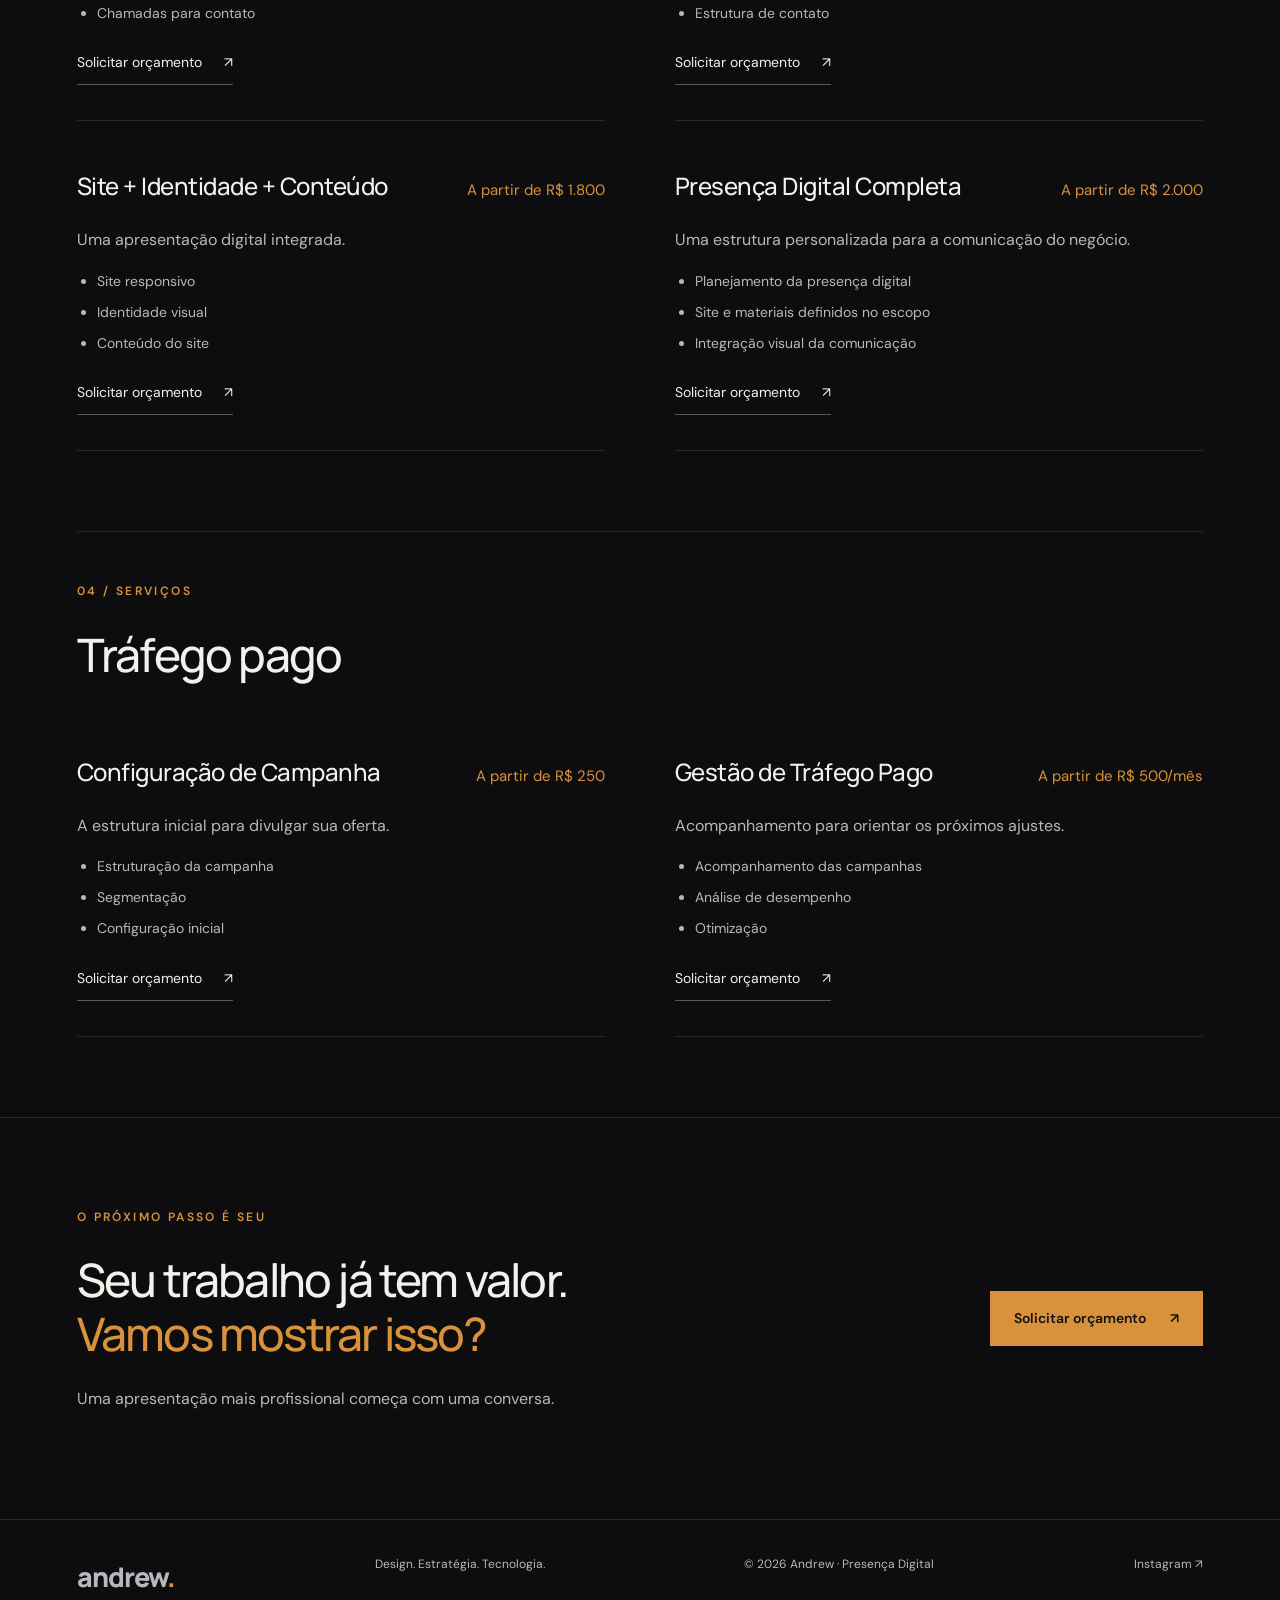
<file: servicos.html>
<!doctype html><html lang="pt-BR"><head><meta charset="utf-8"><meta name="viewport" content="width=device-width,initial-scale=1"><meta name="description" content="Andrew une design, estratégia e tecnologia em sites, portfólios, identidade visual e presença digital para profissionais e pequenos negócios."><meta name="theme-color" content="#0d0d0f"><title>Serviços | Andrew — Presença Digital</title><link rel="icon" href="data:image/svg+xml,%3Csvg xmlns='http://www.w3.org/2000/svg' viewBox='0 0 40 40'%3E%3Crect width='40' height='40' rx='8' fill='%230d0d0f'/%3E%3Cpath d='M9 30 20 8l11 22M14 23h12' fill='none' stroke='%23d9923b' stroke-width='3'/%3E%3C/svg%3E"><link rel="stylesheet" href="style.css"><script src="app.js" defer></script></head><body><a class="sr-only" href="#main">Pular para o conteúdo</a><header><div class="wrap"><a class="brand" href="index.html">andrew<span>.</span><small>Presença digital</small></a><button class="menu-toggle" aria-controls="nav" aria-expanded="false">Menu</button><nav id="nav" aria-label="Principal"><a href="index.html" >Home</a><a href="servicos.html" aria-current="page">Serviços</a><a href="projetos.html" >Projetos</a><a href="projetos.html#contato">Contato</a><a class="button" href="mailto:prod.eodrew@gmail.com?subject=Solicitar%20or%C3%A7amento">Solicitar orçamento<span aria-hidden="true">↗</span></a></nav></div></header><main id="main"><div class="wrap"><section class="page-intro"><span class="eyebrow">Soluções para o seu momento</span><h1>Uma presença consistente.<br><em style="font-style:normal;color:var(--gold)">Em cada ponto de contato.</em></h1><p class="lead">Do primeiro material à estrutura digital completa. Contrate um serviço ou combine soluções em um projeto.</p><p>Valores iniciais. O investimento final depende do escopo combinado.</p></section><section class="service-group" id="apresentacao"><span class="eyebrow">01 / Serviços</span><h2>Apresentação profissional</h2><div class="service-grid"><article class="service reveal"><div class="service-heading"><h3>Currículo Profissional</h3><span class="service-price">R$ 120</span></div><p>Seu percurso com clareza e organização.</p><ul><li>Reorganização do conteúdo</li><li>Melhoria textual</li><li>Design profissional</li><li>PDF final</li></ul><a class="text-link" href="mailto:prod.eodrew@gmail.com?subject=Solicitar%20or%C3%A7amento">Solicitar orçamento<span aria-hidden="true">↗</span></a></article><article class="service reveal"><div class="service-heading"><h3>Currículo + LinkedIn</h3><span class="service-price">R$ 220</span></div><p>Uma apresentação consistente para sua carreira.</p><ul><li>Currículo profissional</li><li>Melhoria do perfil</li><li>Resumo profissional</li><li>Posicionamento</li></ul><a class="text-link" href="mailto:prod.eodrew@gmail.com?subject=Solicitar%20or%C3%A7amento">Solicitar orçamento<span aria-hidden="true">↗</span></a></article><article class="service reveal"><div class="service-heading"><h3>Portfólio Profissional</h3><span class="service-price">A partir de R$ 250</span></div><p>Experiência e serviços em uma apresentação organizada.</p><ul><li>Organização do conteúdo</li><li>Design e fotos</li><li>Apresentação profissional</li><li>PDF final</li></ul><a class="text-link" href="mailto:prod.eodrew@gmail.com?subject=Solicitar%20or%C3%A7amento">Solicitar orçamento<span aria-hidden="true">↗</span></a></article><article class="service reveal"><div class="service-heading"><h3>Portfólio Premium</h3><span class="service-price">A partir de R$ 450</span></div><p>Uma apresentação mais completa e personalizada.</p><ul><li>Direção visual personalizada</li><li>Organização do conteúdo</li><li>Apresentação ampliada</li><li>PDF final</li></ul><a class="text-link" href="mailto:prod.eodrew@gmail.com?subject=Solicitar%20or%C3%A7amento">Solicitar orçamento<span aria-hidden="true">↗</span></a></article></div></section><section class="service-group" id="identidade"><span class="eyebrow">02 / Serviços</span><h2>Identidade e conteúdo</h2><div class="service-grid"><article class="service reveal"><div class="service-heading"><h3>Ensaio Profissional com IA</h3><span class="service-price">A partir de R$ 150</span></div><p>Imagens alinhadas à apresentação do seu trabalho.</p><ul><li>Imagens para sites e portfólios</li><li>Aplicações para redes e campanhas</li></ul><a class="text-link" href="mailto:prod.eodrew@gmail.com?subject=Solicitar%20or%C3%A7amento">Solicitar orçamento<span aria-hidden="true">↗</span></a></article><article class="service reveal"><div class="service-heading"><h3>Identidade Visual Essencial</h3><span class="service-price">A partir de R$ 300</span></div><p>Uma base visual consistente para sua marca.</p><ul><li>Paleta e tipografia</li><li>Direção visual</li><li>Aplicações básicas</li></ul><a class="text-link" href="mailto:prod.eodrew@gmail.com?subject=Solicitar%20or%C3%A7amento">Solicitar orçamento<span aria-hidden="true">↗</span></a></article><article class="service reveal"><div class="service-heading"><h3>Kit para Redes Sociais</h3><span class="service-price">A partir de R$ 250</span></div><p>Conteúdo visual que mantém sua comunicação alinhada.</p><ul><li>Posts e stories</li><li>Capas e destaques</li><li>Materiais promocionais conforme escopo</li></ul><a class="text-link" href="mailto:prod.eodrew@gmail.com?subject=Solicitar%20or%C3%A7amento">Solicitar orçamento<span aria-hidden="true">↗</span></a></article><article class="service reveal"><div class="service-heading"><h3>Carrossel para Instagram</h3><span class="service-price">A partir de R$ 80</span></div><p>Sua mensagem organizada em uma sequência visual.</p><ul><li>Organização do conteúdo</li><li>Design das páginas</li></ul><a class="text-link" href="mailto:prod.eodrew@gmail.com?subject=Solicitar%20or%C3%A7amento">Solicitar orçamento<span aria-hidden="true">↗</span></a></article><article class="service reveal"><div class="service-heading"><h3>Artes Avulsas</h3><span class="service-price">A partir de R$ 50</span></div><p>Uma peça visual para uma necessidade específica.</p><ul><li>Design da peça</li><li>Formato definido no orçamento</li></ul><a class="text-link" href="mailto:prod.eodrew@gmail.com?subject=Solicitar%20or%C3%A7amento">Solicitar orçamento<span aria-hidden="true">↗</span></a></article></div></section><section class="service-group" id="sites"><span class="eyebrow">03 / Serviços</span><h2>Sites e estrutura digital</h2><div class="service-grid"><article class="service reveal"><div class="service-heading"><h3>Landing Page</h3><span class="service-price">A partir de R$ 600</span></div><p>Uma página com foco em sua oferta e no contato.</p><ul><li>Layout responsivo</li><li>Apresentação da oferta</li><li>Chamadas para contato</li></ul><a class="text-link" href="mailto:prod.eodrew@gmail.com?subject=Solicitar%20or%C3%A7amento">Solicitar orçamento<span aria-hidden="true">↗</span></a></article><article class="service reveal"><div class="service-heading"><h3>Site Profissional</h3><span class="service-price">A partir de R$ 1.200</span></div><p>Seu negócio apresentado com estrutura e clareza.</p><ul><li>Páginas conforme escopo</li><li>Layout responsivo</li><li>Estrutura de contato</li></ul><a class="text-link" href="mailto:prod.eodrew@gmail.com?subject=Solicitar%20or%C3%A7amento">Solicitar orçamento<span aria-hidden="true">↗</span></a></article><article class="service reveal"><div class="service-heading"><h3>Site + Identidade + Conteúdo</h3><span class="service-price">A partir de R$ 1.800</span></div><p>Uma apresentação digital integrada.</p><ul><li>Site responsivo</li><li>Identidade visual</li><li>Conteúdo do site</li></ul><a class="text-link" href="mailto:prod.eodrew@gmail.com?subject=Solicitar%20or%C3%A7amento">Solicitar orçamento<span aria-hidden="true">↗</span></a></article><article class="service reveal"><div class="service-heading"><h3>Presença Digital Completa</h3><span class="service-price">A partir de R$ 2.000</span></div><p>Uma estrutura personalizada para a comunicação do negócio.</p><ul><li>Planejamento da presença digital</li><li>Site e materiais definidos no escopo</li><li>Integração visual da comunicação</li></ul><a class="text-link" href="mailto:prod.eodrew@gmail.com?subject=Solicitar%20or%C3%A7amento">Solicitar orçamento<span aria-hidden="true">↗</span></a></article></div></section><section class="service-group" id="trafego"><span class="eyebrow">04 / Serviços</span><h2>Tráfego pago</h2><div class="service-grid"><article class="service reveal"><div class="service-heading"><h3>Configuração de Campanha</h3><span class="service-price">A partir de R$ 250</span></div><p>A estrutura inicial para divulgar sua oferta.</p><ul><li>Estruturação da campanha</li><li>Segmentação</li><li>Configuração inicial</li></ul><a class="text-link" href="mailto:prod.eodrew@gmail.com?subject=Solicitar%20or%C3%A7amento">Solicitar orçamento<span aria-hidden="true">↗</span></a></article><article class="service reveal"><div class="service-heading"><h3>Gestão de Tráfego Pago</h3><span class="service-price">A partir de R$ 500/mês</span></div><p>Acompanhamento para orientar os próximos ajustes.</p><ul><li>Acompanhamento das campanhas</li><li>Análise de desempenho</li><li>Otimização</li></ul><a class="text-link" href="mailto:prod.eodrew@gmail.com?subject=Solicitar%20or%C3%A7amento">Solicitar orçamento<span aria-hidden="true">↗</span></a></article></div></section></div><section class="contact-banner"><div class="wrap reveal"><div><span class="eyebrow">O próximo passo é seu</span><h2>Seu trabalho já tem valor.<br><em>Vamos mostrar isso?</em></h2><p>Uma apresentação mais profissional começa com uma conversa.</p></div><a class="button" href="mailto:prod.eodrew@gmail.com?subject=Solicitar%20or%C3%A7amento">Solicitar orçamento<span aria-hidden="true">↗</span></a></div></section></main><footer><div class="wrap"><a class="brand" href="index.html">andrew<span>.</span></a><span>Design. Estratégia. Tecnologia.</span><span>© 2026 Andrew · Presença Digital</span><a href="https://www.instagram.com/andrewgestortrafego/" target="_blank" rel="noopener">Instagram ↗</a></div></footer></body></html>
</file>
<file: style.css>
@import url('https://fonts.googleapis.com/css2?family=DM+Sans:wght@400;450;500;600;700&family=Manrope:wght@400;500;600;700;800&display=swap');
:root{--bg:#0d0d0f;--panel:#17171a;--ink:#f3f1ec;--muted:#b8b8bc;--gold:#d9923b;--line:#ffffff20;color-scheme:dark}*{box-sizing:border-box}html{scroll-behavior:smooth;scroll-padding-top:100px}body{margin:0;background:var(--bg);color:var(--ink);font:16px/1.65 'DM Sans',sans-serif}a{color:inherit;text-decoration:none}button{font:inherit}a,button,summary{-webkit-tap-highlight-color:transparent}a:focus-visible,button:focus-visible,summary:focus-visible{outline:2px solid var(--gold);outline-offset:6px}.wrap{width:min(1320px,88%);margin:auto}header{height:94px;position:absolute;inset:0 0 auto;z-index:20;border-bottom:1px solid var(--line);background:linear-gradient(#0d0d0fa8,transparent)}header .wrap{display:flex;align-items:center;justify-content:space-between;height:100%}.brand{font-family:Manrope,sans-serif;font-size:27px;letter-spacing:-1px;font-weight:800}.brand span{color:var(--gold)}.brand small{display:block;font-size:10px;letter-spacing:2.8px;font-weight:500;text-transform:uppercase;margin-top:-5px}nav{display:flex;gap:34px;align-items:center;font-size:14px}nav a:hover,nav a[aria-current]{color:var(--gold)}.button{display:inline-flex;justify-content:center;align-items:center;gap:24px;padding:15px 23px;border:1px solid var(--gold);background:var(--gold);color:#121214;font-weight:600;font-size:14px;transition:background .25s,transform .25s}.button:hover{background:#e9aa58;transform:translateY(-2px)}.button.outline{background:transparent;color:var(--ink);border-color:#ffffff50}.button.outline:hover{border-color:var(--gold)}.text-link{display:inline-flex;gap:22px;align-items:center;font-size:14px;border-bottom:1px solid #ffffff50;padding:10px 0}.text-link:hover{color:var(--gold)}.menu-toggle{display:none;background:none;color:var(--ink);border:1px solid var(--line);padding:8px 13px}.hero{height:410vh;position:relative}.hero-stage{height:100svh;min-height:650px;position:sticky;top:0;overflow:hidden;background:var(--bg)}.hero-photo,.hero-video{position:absolute;inset:0;width:100%;height:100%;object-fit:cover;object-position:66% center;transform-origin:65% 50%;will-change:transform}.hero-video{display:none}.hero-video.ready{display:block}.hero-shade{position:absolute;inset:0;background:linear-gradient(90deg,#0d0d0fed 0%,#0d0d0fbc 31%,#0d0d0f18 70%),linear-gradient(0deg,var(--bg),transparent 28%)}.hero-copy{position:absolute;inset:0;display:flex;align-items:center;pointer-events:none}.hero-copy .wrap{padding-top:55px}.eyebrow{font-size:12px;letter-spacing:2.4px;text-transform:uppercase;color:var(--gold);font-weight:600;display:block;margin-bottom:26px}.moment{position:absolute;width:min(640px,48vw);opacity:0;transform:translateY(15px);pointer-events:none;transition:opacity .45s,transform .6s}.moment.active{position:relative;opacity:1;transform:none;pointer-events:auto}.moment h1,.moment h2{font-family:Manrope,sans-serif;font-weight:500;letter-spacing:-2.8px;line-height:1.12;font-size:clamp(38px,4.1vw,68px);margin:0 0 26px}.moment:first-of-type h2{font-size:clamp(54px,6.2vw,98px);max-width:630px}.moment p{max-width:480px;color:var(--muted);font-size:17px}.moment em,h2 em{font-style:normal;color:var(--gold)}.actions{display:flex;gap:26px;align-items:center;flex-wrap:wrap;margin-top:30px}.hero-foot{position:absolute;bottom:30px;left:6%;right:6%;display:flex;justify-content:space-between;align-items:center;font-size:12px;color:var(--muted);letter-spacing:1px}.chapters{display:flex;gap:8px;align-items:center}.chapters button{width:45px;height:36px;background:none;border:0;border-top:2px solid #ffffff35;color:var(--muted);cursor:pointer;font-size:12px;text-align:left;padding:7px 0}.chapters button.active{color:var(--gold);border-color:var(--gold)}.scroll-hint{display:flex;align-items:center;gap:17px}.scroll-hint:before{content:'';height:35px;width:1px;background:var(--gold)}section.content{padding:110px 0}.section-top{display:flex;justify-content:space-between;align-items:flex-end;gap:45px;margin-bottom:48px}.section-top h2{max-width:750px}h2{font:500 clamp(32px,3.6vw,54px)/1.17 Manrope,sans-serif;letter-spacing:-1.8px;margin:0 0 25px}h3{font:500 24px/1.3 Manrope,sans-serif;letter-spacing:-.5px}p{color:var(--muted)}.lead{font-size:20px;max-width:680px}.problem{display:grid;grid-template-columns:1.25fr 1fr;gap:100px}.problem-list{display:grid;grid-template-columns:1fr 1fr;gap:0 30px}.problem-list p{border-bottom:1px solid var(--line);padding:20px 0;margin:0;font-size:15px}.problem-list span{color:var(--gold);margin-right:10px}.solutions{display:grid;grid-template-columns:repeat(3,1fr);border-top:1px solid var(--line)}.solution{padding:35px 35px 35px 0;border-bottom:1px solid var(--line)}.number{font-size:12px;color:var(--gold);letter-spacing:2px}.solution p{max-width:340px}.band{background:var(--panel)}.packages{display:grid;grid-template-columns:repeat(3,1fr);gap:22px}.package{border:1px solid var(--line);padding:32px;position:relative;display:flex;flex-direction:column}.package.featured{border-color:var(--gold)}.badge{font-size:11px;text-transform:uppercase;letter-spacing:1px;background:var(--gold);color:var(--bg);padding:5px 13px;position:absolute;right:-1px;top:-15px}.price{font-size:37px;letter-spacing:-1px;line-height:1.2}.price small{font-size:12px;letter-spacing:0;color:var(--muted);display:block;margin-bottom:9px}ul{padding-left:20px;color:var(--muted)}li{margin:8px 0}.package .button{margin-top:auto}.steps{display:grid;grid-template-columns:repeat(4,1fr);gap:35px}.steps article{border-top:1px solid var(--line);padding-top:25px}.steps h3{font-size:20px}.about-mini{display:grid;grid-template-columns:1fr 1fr;gap:70px;align-items:center}.about-mini img{width:100%;aspect-ratio:1.3;object-fit:cover;object-position:72%}.contact-banner{padding:90px 0;border-top:1px solid var(--line)}.contact-banner .wrap{display:flex;align-items:center;justify-content:space-between;gap:50px}.contact-banner h2{max-width:750px}.contact-banner .button{flex-shrink:0}footer{padding:35px 0;border-top:1px solid var(--line)}footer .wrap{display:flex;justify-content:space-between;gap:25px;color:var(--muted);font-size:12px}.page-intro{padding:180px 0 75px}.page-intro h1{font:500 clamp(48px,6vw,85px)/1.08 Manrope,sans-serif;letter-spacing:-3px;max-width:950px;margin:0 0 28px}.service-group{padding:50px 0 80px;border-top:1px solid var(--line)}.service-grid{display:grid;grid-template-columns:repeat(2,1fr);gap:0 70px}.service{border-bottom:1px solid var(--line);padding:25px 0 35px}.service-heading{display:flex;justify-content:space-between;gap:20px;align-items:baseline}.service-heading h3{margin-bottom:10px}.service-price{color:var(--gold);font-size:15px;white-space:nowrap}.service li{font-size:14px}.project-grid{display:grid;grid-template-columns:1fr 1fr;gap:60px 35px}.project img{width:100%;aspect-ratio:1.6;object-fit:cover;transition:transform .7s,filter .7s}.project-image{overflow:hidden;background:var(--panel)}.project:hover img{transform:scale(1.025);filter:brightness(1.05)}.project h2{font-size:32px;margin:18px 0 12px}.project details{border-top:1px solid var(--line);padding-top:16px}.project summary{cursor:pointer;list-style:none;font-size:14px}.project summary:after{content:'+';float:right;color:var(--gold)}.project details[open] summary:after{content:'−'}.gallery{display:flex;gap:14px;margin:22px 0}.gallery img{width:48%;aspect-ratio:.707;object-fit:contain;background:var(--panel)}.faq{max-width:850px;margin:auto}.faq details{border-bottom:1px solid var(--line);padding:24px 0}.faq summary{font-size:19px;cursor:pointer}.contact-block{display:grid;grid-template-columns:1fr 1fr;gap:60px}.contact-links{display:flex;flex-direction:column;align-items:flex-start;gap:15px}.reveal{opacity:1}.motion .reveal{opacity:0;transform:translateY(22px);transition:opacity .7s,transform .7s}.motion .reveal.visible{opacity:1;transform:none}.sr-only{position:absolute;width:1px;height:1px;overflow:hidden;clip:rect(0,0,0,0)}
@media(min-width:1700px){.hero-photo{object-position:center 45%}}@media(max-width:900px){nav{gap:18px}.problem{gap:40px}.packages{gap:12px}.package{padding:22px}.moment{width:55vw}.steps{grid-template-columns:1fr 1fr}.service-heading{display:block}}@media(max-width:700px){header{height:80px}.brand{font-size:24px}.menu-toggle{display:block}nav{display:none;position:absolute;top:80px;left:0;right:0;background:var(--bg);padding:26px 6%;border-bottom:1px solid var(--line);align-items:stretch;gap:24px}nav.open{display:flex;flex-direction:column}.hero{height:auto}.hero-stage{height:auto;min-height:950px;position:relative}.hero-photo{height:520px;object-position:67% top;transform:none!important;object-fit:cover}.hero-video{display:none!important}.hero-shade{background:linear-gradient(0deg,var(--bg) 44%,transparent 74%),linear-gradient(180deg,#0d0d0f70,transparent 30%)}.hero-copy{position:relative;padding-top:385px;display:block}.hero-copy .wrap{padding-top:0}.hero-copy>.wrap>.eyebrow{margin-bottom:17px}.moment{display:none!important;width:100%;position:relative}.moment:last-child{display:block!important;opacity:1;transform:none;pointer-events:auto}.moment h1{font-size:39px;letter-spacing:-1.7px;line-height:1.15}.moment p{font-size:16px}.hero-foot{display:none}.actions{gap:18px}.hero .actions .button{width:100%}.hero .actions .text-link{margin:auto}.problem,.about-mini,.contact-block{grid-template-columns:1fr;gap:32px}section.content{padding:65px 0}.section-top{display:block;margin-bottom:30px}h2{letter-spacing:-1.2px}.solutions{grid-template-columns:1fr 1fr}.solution{padding:24px 15px 24px 0}.solution h3{font-size:20px}.solution p{font-size:14px}.packages,.project-grid,.service-grid{grid-template-columns:1fr;gap:30px}.package{padding:30px}.steps{gap:26px}.steps p{font-size:14px}.contact-banner{padding:65px 0}.contact-banner .wrap{display:block}.contact-banner .button{margin-top:10px}footer .wrap{flex-direction:column}.page-intro{padding:145px 0 50px}.page-intro h1{font-size:46px;letter-spacing:-2px}.service-group{padding-bottom:40px}.service-grid{gap:0}.lead{font-size:18px}.about-mini img{aspect-ratio:1.4}.project-grid{gap:50px}}@media(prefers-reduced-motion:reduce){html{scroll-behavior:auto}*,*:before,*:after{transition:none!important;animation:none!important}.hero{height:auto}.hero-stage{position:relative}.moment{display:none}.moment:last-child{display:block;opacity:1;position:relative;transform:none;pointer-events:auto}.hero-foot{display:none}.motion .reveal{opacity:1;transform:none}.hero-photo{transform:none!important}}
.project-image{height:360px;padding:22px;background:#202024}.project-image img{height:100%;object-fit:contain;aspect-ratio:auto}.project:nth-child(1) .project-image{background:#ddd9cd}.project:nth-child(2) .project-image img{object-fit:cover;object-position:top}.project:nth-child(3) .project-image{background:#183448}.project:nth-child(4) .project-image{background:#e7d4c2}.gallery>a{width:48%}.gallery>a img{width:100%}.gallery>img{object-position:top}.sr-only:focus{position:fixed;clip:auto;width:auto;height:auto;z-index:99;background:var(--bg);padding:16px}.hero-copy{pointer-events:none}.moment:not(.active){visibility:hidden}.moment.active{visibility:visible}@media(max-width:700px){.moment:last-child{visibility:visible}.hero-stage{min-height:980px}.project-image{height:300px}}@media(prefers-reduced-motion:reduce){.moment:last-child{visibility:visible}}
header{position:fixed;background:#0d0d0fe8;backdrop-filter:blur(16px)}.hero-video{pointer-events:none}
</file>
